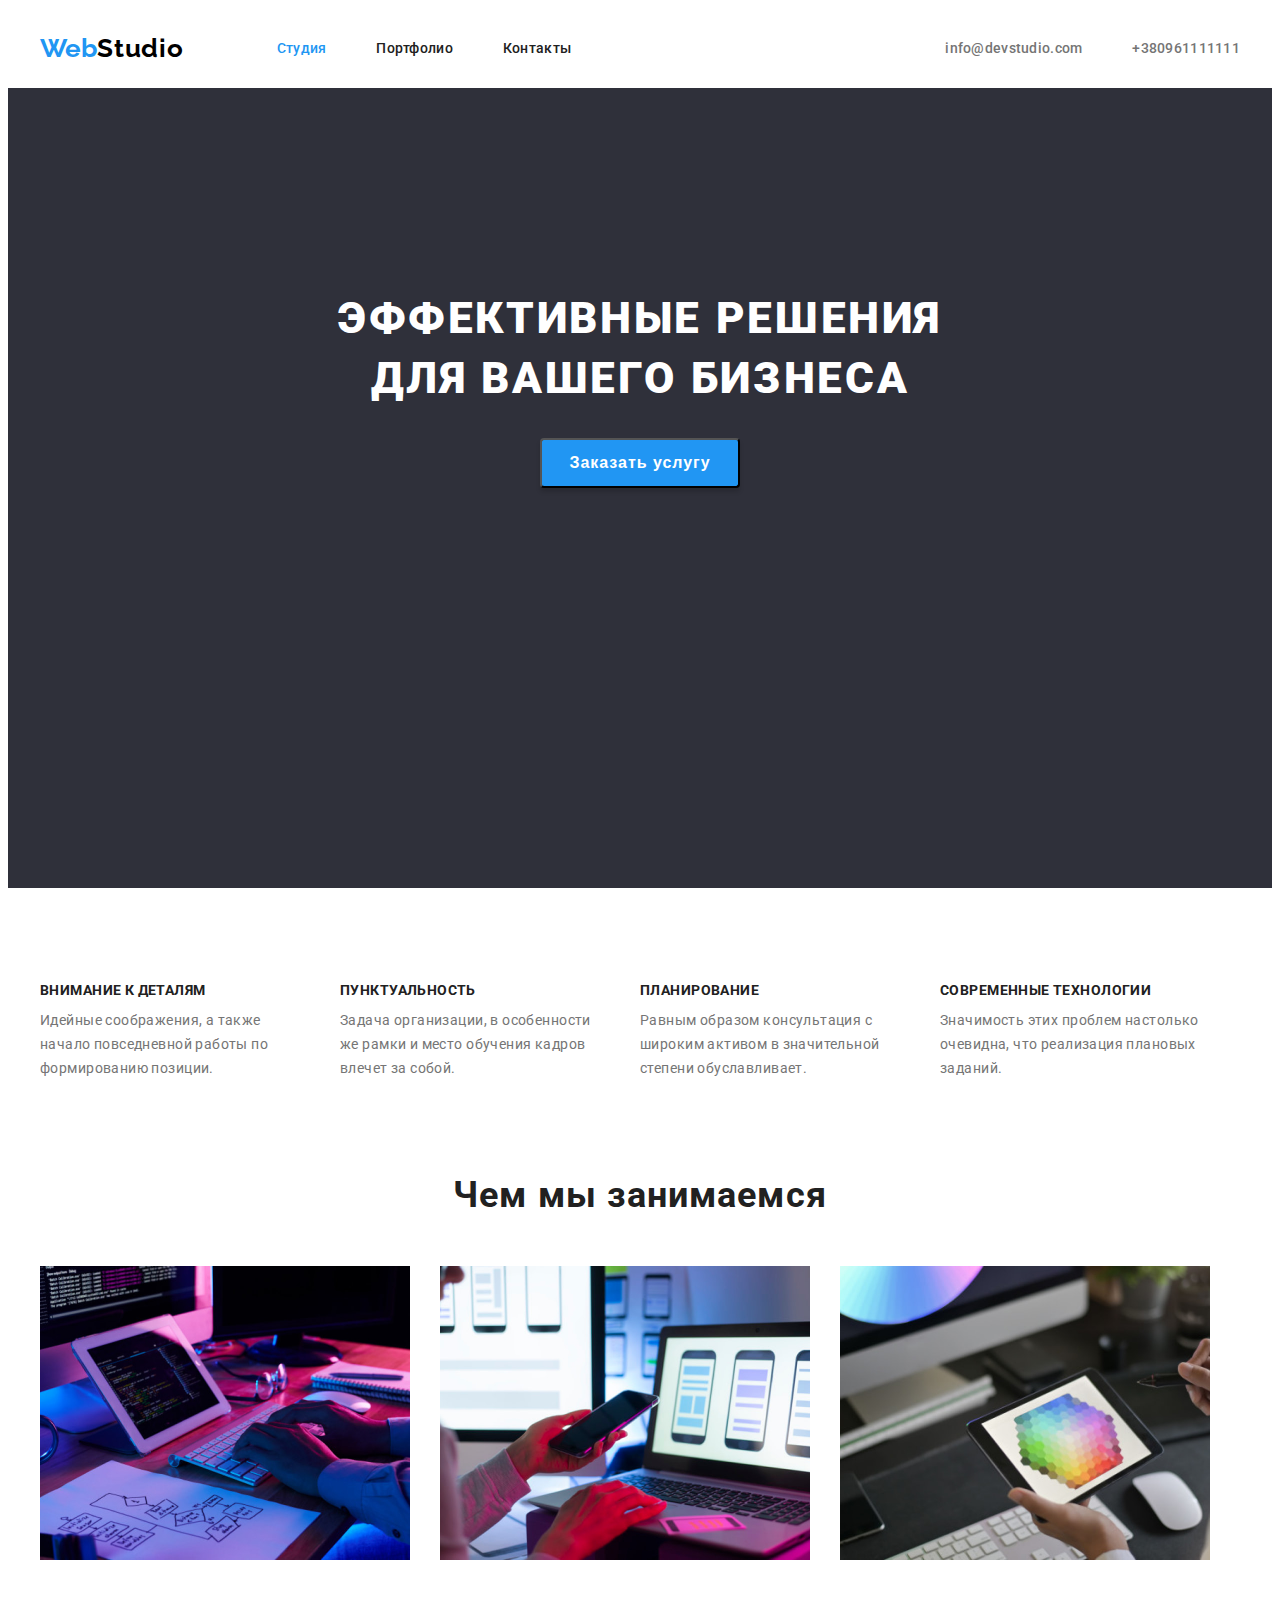
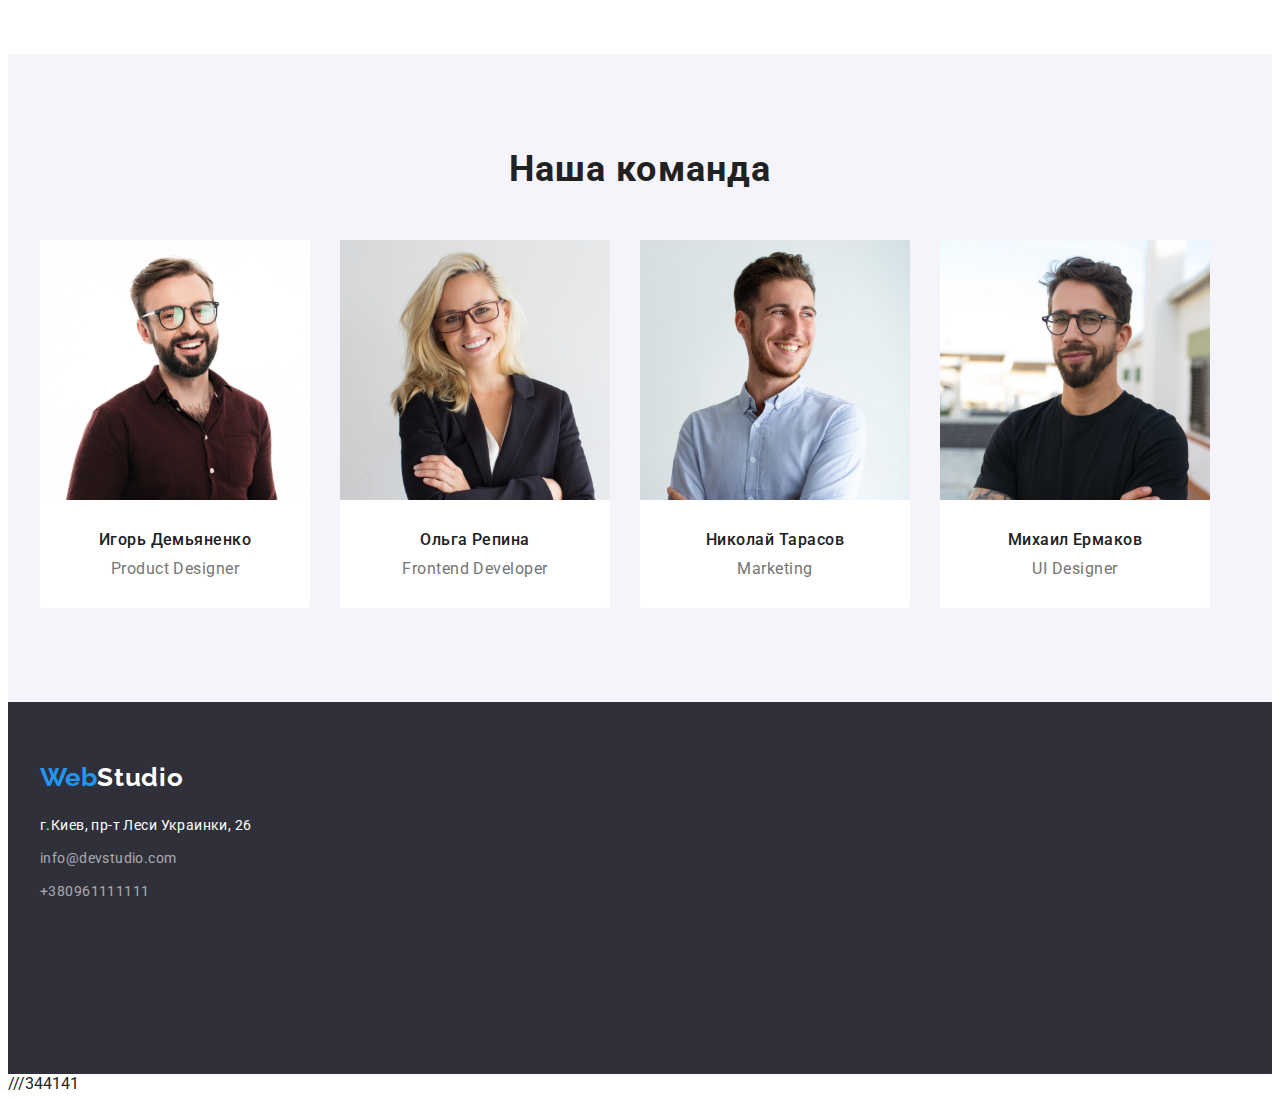
<file: index.html>
<!DOCTYPE html>
<html lang="ru">
  <head>
    <meta charset="UTF-8" />
    <meta http-equiv="X-UA-Compatible" content="IE=edge" />
    <meta name="viewport" content="width=device-width, initial-scale=1.0" />
    <title>Web Studio - главная</title>
    <!--modern-normilise-->
    <link
      rel="stylesheet"
      href="https://cdnjs.cloudflare.com/ajax/libs/modern-normalize/1.1.0/modern-normalize.min.css"
      integrity="sha512-wpPYUAdjBVSE4KJnH1VR1HeZfpl1ub8YT/NKx4PuQ5NmX2tKuGu6U/JRp5y+Y8XG2tV+wKQpNHVUX03MfMFn9Q=="
      crossorigin="anonymous"
      referrerpolicy="no-referrer"
    />
    <!--Font-->
    <link rel="preconnect" href="https://fonts.googleapis.com" />
    <link rel="preconnect" href="https://fonts.gstatic.com" crossorigin />
    <link
      href="https://fonts.googleapis.com/css2?family=Montserrat:wght@400;700&family=Roboto:wght@400;500;700;900&display=swap"
      rel="stylesheet"
    />
    <link rel="preconnect" href="https://fonts.googleapis.com" />
    <link rel="preconnect" href="https://fonts.gstatic.com" crossorigin />
    <link
      href="https://fonts.googleapis.com/css2?family=Montserrat:wght@400;700&family=Raleway:wght@700&family=Roboto:wght@400;500;700;900&display=swap"
      rel="stylesheet"
    />
    <!--Styles-->
    <link rel="stylesheet " href="./css/styles.css" />
  </head>

  <body>
    <!--Shapka-->
    <header>
      <div class="container header-container">
        <!--logo-->
        <a class="Logo link" href="index.html"
          ><span class="web">Web</span><span class="studio">Studio</span></a
        >
        <!--Меню-->
        <nav class="menu">
          <ul class="navigation">
            <li class="nav1 list-item">
              <a class="nav1 nav-current nav-start" href="./index.html"
                >Студия</a
              >
            </li>
            <li class="nav1 list-item">
              <a class="nav1" href="./portfolio.html">Портфолио</a>
            </li>
            <li class="nav1 list-item">
              <a class="nav1 nav-position">Контакты</a>
            </li>
          </ul>
        </nav>
        <!--contact-->
        <a class="contact contact-mail link" href="mailto:info@devstudio.com"
          >info@devstudio.com</a
        >
        <br />
        <a class="contact link" href="tel:+380961111111">+380961111111</a>
        
      </div>
    </header>
    <!--Main-->
    <main>
      <section class="main-window">
        <div class="container tittle-container">
          <h1 class="main-title">
            Эффективные решения <br />
            для вашего бизнеса
          </h1>
          <button type="button" class="button1">Заказать услугу</button>
        </div>
      </section>
      <!--Our props-->
      <section class="props-section">
        <div class="container props-container">
          <h2 class="visually-hidden">Особенности</h2>
          <ul class="qualities-list">
            <li class="list-item">
              <h3 class="secondH-item">Внимание к деталям</h3>
              <p class="qualities-item">
                Идейные соображения, а также начало повседневной работы по
                формированию позиции.
              </p>
            </li>
            <li class="list-item">
              <h3 class="secondH-item">Пунктуальность</h3>
              <p class="qualities-item">
                Задача организации, в особенности же рамки и место обучения
                кадров влечет за собой.
              </p>
            </li>
            <li class="list-item">
              <h3 class="secondH-item">Планирование</h3>
              <p class="qualities-item">
                Равным образом консультация с широким активом в значительной
                степени обуславливает.
              </p>
            </li>
            <li class="list-item">
              <h3 class="secondH-item">Современные технологии</h3>
              <p class="qualities-item">
                Значимость этих проблем настолько очевидна, что реализация
                плановых заданий.
              </p>
            </li>
          </ul>
        </div>
      </section>
      <!--images-->
      <section class="what-we-do-section">
        <div class="container what-we-do-container">
          <h2 class="headline-section">Чем мы занимаемся</h2>
          <ul class="images-container">
            <li class="list-item">
              <img
                src="images/studiopage/1.jpg"
                alt="ПК з клавиатурой"
                width="370"
                height="294"
              />
            </li>
            <li class="list-item">
              <img
                src="images/studiopage/2.jpg"
                alt="Пк и телефон"
                width="370"
                height="294"
              />
            </li>
            <li class="list-item">
              <img
                src="images/studiopage/3.jpg"
                alt="Планшет"
                width="370"
                height="294"
              />
            </li>
          </ul>
        </div>
      </section>
      <!--Team-->
      <section class="section-grey">
        <div class="container team-container">
          <h2 class="headline-section headline-team">Наша команда</h2>
          <ul class="team-photo-container">
            <li class="list-item">
              <img
                src="./images/studiopage/4.jpg"
                alt="Игорь Демьяненко"
                width="270"
                height="260"
              />
              <div class="team-wrapper">
                <h3 class="workername">Игорь Демьяненко</h3>
                <p class="position" lang="en">Product Designer</p>
              </div>
            </li>
            <li class="list-item">
              <img
                src="./images/studiopage/5.jpg"
                alt="Ольга Репина"
                width="270"
                height="260"
              />
              <div class="team-wrapper">
                <h3 class="workername">Ольга Репина</h3>
                <p class="position" lang="en">Frontend Developer</p>
              </div>
            </li>
            <li class="list-item">
              <img
                src="./images/studiopage/6.jpg"
                alt="Николай Тарасов"
                width="270"
                height="260"
              />
              <div class="team-wrapper">
                <h3 class="workername">Николай Тарасов</h3>
                <p class="position" lang="en">Marketing</p>
              </div>
            </li>
            <li class="list-item">
              <img
                src="./images/studiopage/7.jpg"
                alt="Михаил Ермаков"
                width="270"
                height="260"
              />
              <div class="team-wrapper">
                <h3 class="workername">Михаил Ермаков</h3>
                <p class="position" lang="en">UI Designer</p>
              </div>
            </li>
          </ul>
        </div>
      </section>
    </main>
    <footer class="footer1">
      <div class="container">
        <a class="Logo link" href="/"
          ><span class="web2">Web</span><span class="studio2">Studio</span></a
        >
        <address>
          <ul class="foot-list">
            <li class="list-item geo">
              <a
                class="link geo"
                href="https://goo.gl/maps/Ric9NXAK2YN1q6YY9"
                target="_blank"
                rel="noopener noreferrer nofollow"
                >г.Киев, пр-т Леси Украинки, 26</a
              >
            </li>
            <li class="list-item contact2-mail">
              <a class="link contact2-mail" href="mailto:info@devstudio.com"
                >info@devstudio.com</a
              >
            </li>
            <li class="list-item contact2-phone">
              <a class="link contact2-phone" href="tel:+380961111111"
                >+380961111111</a
              >
            </li>
          </ul>
        </address>
      </div>
    </footer>
  </body>
</html>
///344141
</file>
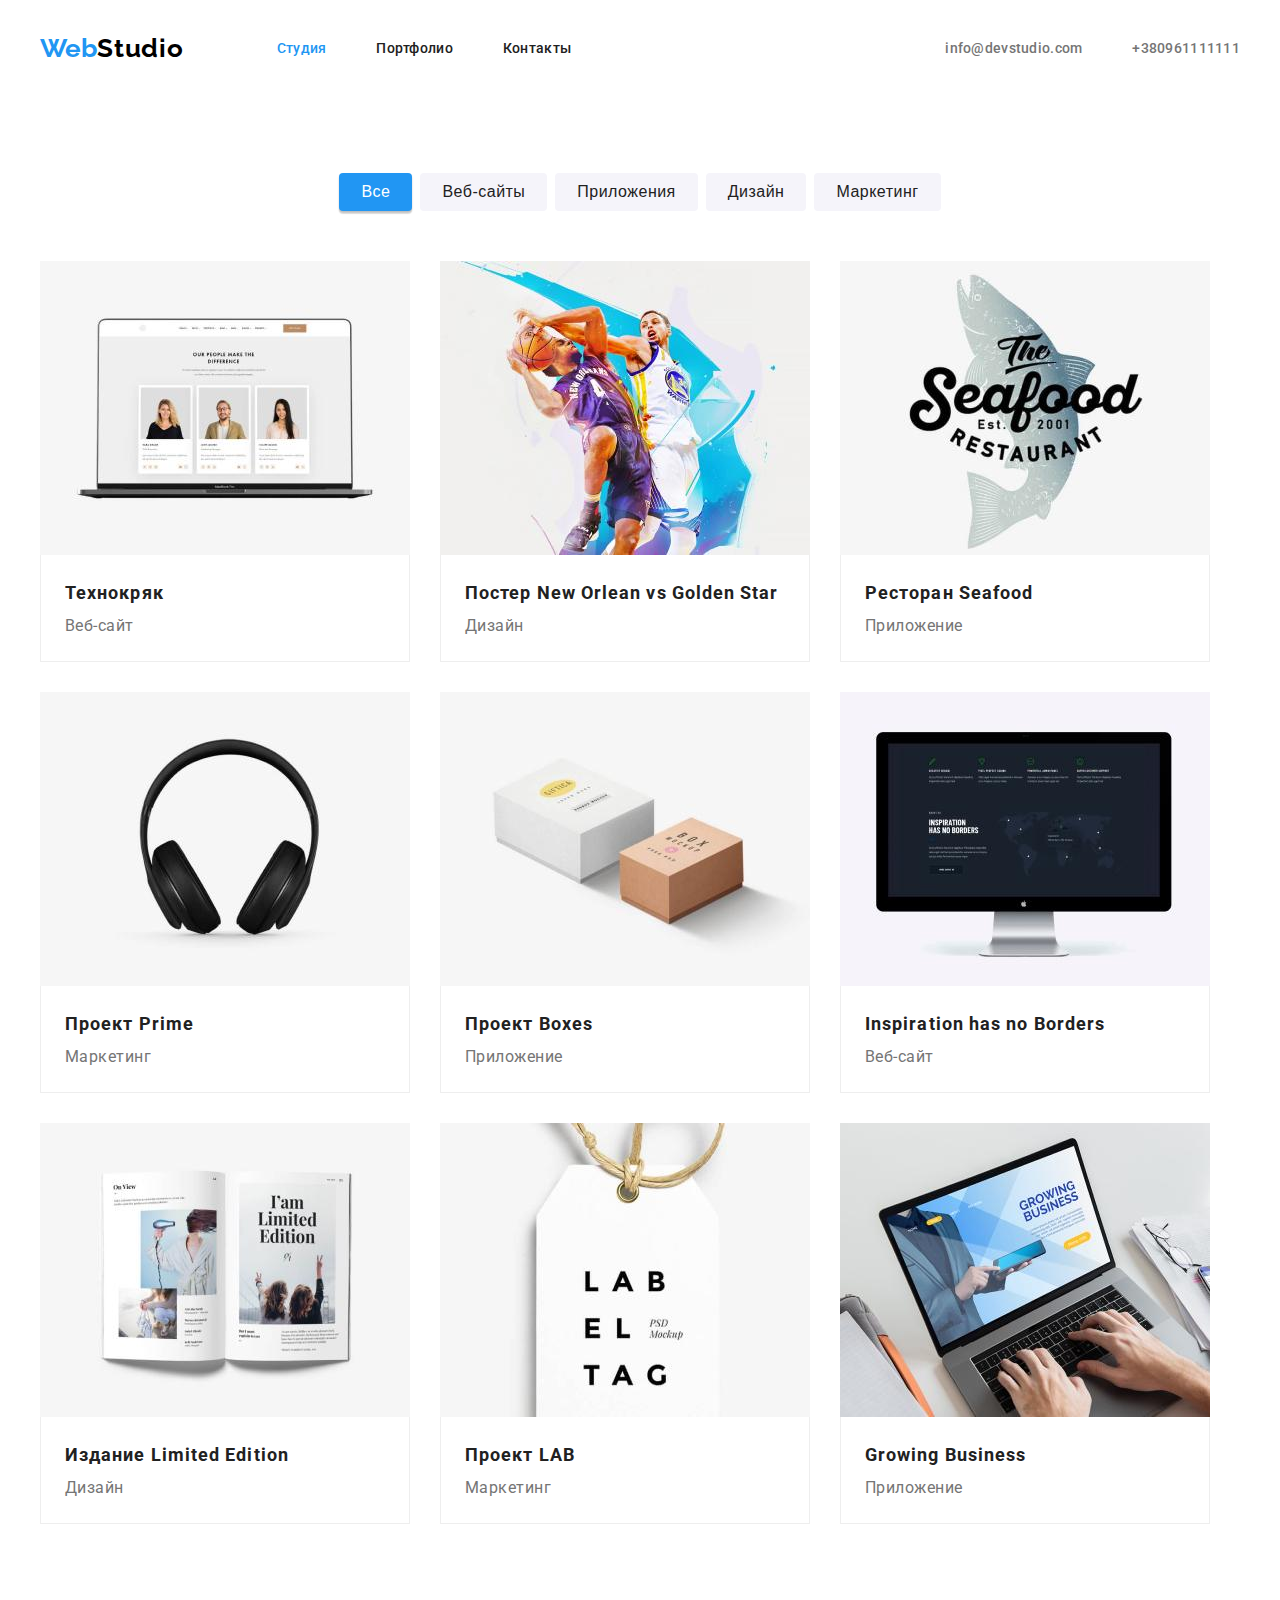
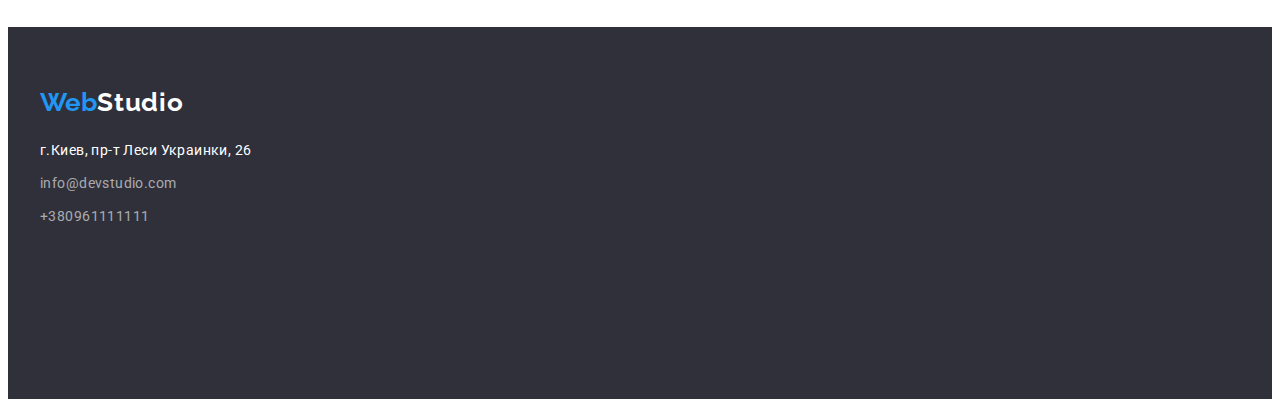
<file: portfolio.html>
<!DOCTYPE html>
<html lang="en">
  <head>
    <meta charset="UTF-8" />
    <meta http-equiv="X-UA-Compatible" content="IE=edge" />
    <meta name="viewport" content="width=device-width, initial-scale=1.0" />
    <title>WebStudio-Портфолио</title>
     <!--modern-normilise-->
     <link rel="stylesheet" href="https://cdnjs.cloudflare.com/ajax/libs/modern-normalize/1.1.0/modern-normalize.min.css" integrity="sha512-wpPYUAdjBVSE4KJnH1VR1HeZfpl1ub8YT/NKx4PuQ5NmX2tKuGu6U/JRp5y+Y8XG2tV+wKQpNHVUX03MfMFn9Q==" crossorigin="anonymous" referrerpolicy="no-referrer" />
    <!--Font-->
    <link rel="preconnect" href="https://fonts.googleapis.com" />
    <link rel="preconnect" href="https://fonts.gstatic.com" crossorigin />
    <link
      href="https://fonts.googleapis.com/css2?family=Montserrat:wght@400;700&family=Roboto:wght@400;500;700;900&display=swap"
      rel="stylesheet"
    />
    <link rel="preconnect" href="https://fonts.googleapis.com" />
    <link rel="preconnect" href="https://fonts.gstatic.com" crossorigin />
    <link
      href="https://fonts.googleapis.com/css2?family=Montserrat:wght@400;700&family=Raleway:wght@700&family=Roboto:wght@400;500;700;900&display=swap"
      rel="stylesheet"
    />
    <!--Styles-->
    <link rel="stylesheet" href="./css/styles.css" />
  </head>
  <body>
     <!--Shapka-->
     <header>
      <div class="container header-container">
        <!--logo-->
        <a class="Logo link" href="index.html"
          ><span class="web">Web</span><span class="studio">Studio</span></a
        >
        <!--Меню-->
        <nav class="menu">
          <ul class="navigation">
            <li class="nav1 list-item">
              <a class="nav1 nav-current nav-start" href="./index.html"
                >Студия</a
              >
            </li>
            <li class="nav1 list-item">
              <a class="nav1" href="./portfolio.html">Портфолио</a>
            </li>
            <li class="nav1 list-item">
              <a class="nav1 nav-position">Контакты</a>
            </li>
          </ul>
        </nav>
        <!--contact-->
        <a class="contact contact-mail link" href="mailto:info@devstudio.com"
          >info@devstudio.com</a
        >
        <br />
        <a class="contact link" href="tel:+380961111111">+380961111111</a>
        
      </div>
    </header>
    <!--Main-->
    <main>
      <!--Проекты-->
      <section class="project-section">
      <div class="container">
        <h1 hidden>Проекты</h1>
          <ul class="container-button">
            <li class="list-item">
              <button type="button" class="button2 button-current all-button">Все</button>
            </li>
            <li class="list-item">
              <button type="button" class="button2 web-site-button">Веб-сайты</button>
            </li>
            <li class="list-item">
              <button type="button" class="button2 app-button">Приложения</button>
            </li>
            <li class="list-item">
              <button type="button" class="button2 disign-button">Дизайн</button>
            </li>
            <li class="list-item">
              <button type="button" class="button2 market-button" >Маркетинг</button>
            </li>
          </ul>
        
        <!--Картинки -->
        <ul class="container-image" >
          <li class="list-item">
            <img
              src="./images/portfolio/imgTechnocrack.jpg"
              alt="Технокряк"
              width="370"
              height="294"
            />
            <div class="project-name-container">
            <h2 class="position-name">Технокряк</h2>
            <p class="position-type">Веб-сайт</p>
          </div>
          </li>
          <li class="list-item">
            <img
              src="./images/portfolio/imgGoldenStar.jpg"
              alt="Постер New Orlean vs Golden Star"
              width="370"
              height="294"
            />
            <div class="project-name-container">
            <h2 class="position-name">Постер New Orlean vs Golden Star</h2>
            <p class="position-type">Дизайн</p>
          </div>
          </li>
          <li class="list-item">
            <img
              src="./images/portfolio/imgSeafood.jpg"
              alt="Ресторан Seafood"
              width="370"
              height="294"
            />
            <div class="project-name-container">
            <h2 class="position-name">Ресторан Seafood</h2>
            <p class="position-type">Приложение</p>
          </div>
          </li>
          <li class="list-item">
            <img
              src="./images/portfolio/imgPrime.jpg"
              alt="Проект Prime"
              width="370"
              height="294"
            />
            <div class="project-name-container">
            <h2 class="position-name">Проект Prime</h2>
            <p class="position-type">Маркетинг</p>
          </div>
          </li>
          <li class="list-item">
            <img
              src="./images/portfolio/imgBoxes.jpg"
              alt="Проект Boxes"
              width="370"
              height="294"
            />
            <div class="project-name-container">
            <h2 class="position-name">Проект Boxes</h2>
            <p class="position-type">Приложение</p>
          </div>
          </li>
          <li class="list-item">
            <img
              src="./images/portfolio/imgNoBorders.jpg"
              alt="Inspiration has no Border"
              width="370"
              height="294"
            />
            <div class="project-name-container">
            <h2 class="position-name">Inspiration has no Borders</h2>
            <p class="position-type">Веб-сайт</p>
          </div>
          </li>
          <li class="list-item">
            <img
              src="./images/portfolio/imgLimEdition.jpg"
              alt="Издание Limited Edition"
              width="370"
              height="294"
            />
            <div class="project-name-container">
            <h2 class="position-name">Издание Limited Edition</h2>
            <p class="position-type">Дизайн</p>
          </div>
          </li>
          <li class="list-item">
            <img
              src="./images/portfolio/imgLab.jpg"
              alt="Проект LAB"
              width="370"
              height="294"
            />
            <div class="project-name-container">
            <h2 class="position-name">Проект LAB</h2>
            <p class="position-type">Маркетинг</p>
          </div>
          </li>
          <li class="list-item">
            <img
              src="./images/portfolio/imgGrowing.jpg"
              alt="Growing Business"
              width="370"
              height="294"
            />
            <div class="project-name-container">
            <h2 class="position-name">Growing Business</h2>
            <p class="position-type">Приложение</p>
          </div>
          </li>
        </ul>
      </div>
      </section>
    </main>
    <footer class="footer1">
      <div class="container">
        <a class="Logo link" href="/"
          ><span class="web2">Web</span><span class="studio2">Studio</span></a
        >
        <address>
          <ul class="foot-list">
            <li class="list-item geo">
              <a
                class="link geo"
                href="https://goo.gl/maps/Ric9NXAK2YN1q6YY9"
                target="_blank"
                rel="noopener noreferrer nofollow"
                >г.Киев, пр-т Леси Украинки, 26</a
              >
            </li>
            <li class="list-item contact2-mail">
              <a class="link contact2-mail" href="mailto:info@devstudio.com"
                >info@devstudio.com</a
              >
            </li>
            <li class="list-item contact2-phone">
              <a class="link contact2-phone" href="tel:+380961111111"
                >+380961111111</a
              >
            </li>
          </ul>
        </address>
      </div>
    </footer>
  </body>
</html>
</file>
<file: css/styles.css>
:root {
  /* font*/
  --main-font: 'Roboto', sans-serif;
  --second-font: 'Raleway', sans-serif;
  /* text color*/
  --main-txt-color: #212121;
  /* bg color*/
  --blue-bg-color: #2f303a;
  --grey-bg-color: #f5f4fa;

  /* others*/
  --active-button-color: #2196f3;
}


.button2,
.button1,
.nav1 {
  cursor: pointer;
}

/*reset styles*/
h1,
h2,
h3,
h4,
h5,
h6,
p,
span {
  margin: 0;
  padding: 0;
}

.link {
  text-decoration: none;
}

.list-item {
  list-style: none;
  padding: 0;
  margin: 0;
}

/*base styles/*/
.visually-hidden {
  position: absolute;
  width: 1px;
  height: 1px;
  margin: -1px;
  border: 0;
  padding: 0;
  
  white-space: nowrap;
  clip-path: inset(100%);
  clip: rect(0 0 0 0);
  overflow: hidden;
}
img {
  display: block;
}

.container {
  width: 1200px;
  margin-left: auto;
  margin-right: auto;
  padding-left: 15px;
  padding-right: 15px;
}

body {
  font-family: var(--main-font);
  color: var(--main-txt-color);
}

/**Header*/
.header-container {
  display: flex;
  align-items: center;
  margin-left: auto;
}

.web {
  font-family: var(--second-font);
  font-style: normal;
  font-weight: 700;
  font-size: 26px;
  line-height: 31px;
  color: #2196f3;
}

.studio {
  font-family: var(--second-font);
  font-style: normal;
  font-weight: 700;
  font-size: 26px;
  line-height: 31px;
  letter-spacing: 0.03em;
  color: #000000;
  margin-right: 93px;
}

.navigation {
  display: flex;
  gap: 50px;
  padding: 0;
  margin: 0;
}

.nav-start {
  margin: 0;
}

.nav1 {
  font-weight: 500;
  font-size: 14px;
  line-height: 16px;
  letter-spacing: 0.02em;
  padding-top: 32px;
  padding-bottom: 32px;
  color: #212121;
}

a {
  text-decoration: none;
}

.contact-mail {
  margin-left: auto;
  margin-right: 50px;
  padding-top: 32px;
  padding-bottom: 32px;
}

.contact {
  font-style: normal;
  font-style: normal;
  font-weight: 500;
  font-size: 14px;
  line-height: calc(16 / 14);
  letter-spacing: 0.02em;
  color: #757575;
  padding-top: 32px;
  padding-bottom: 32px;
}

.contact:hover {
  color: var(--active-button-color);
}

.contact:focus {
  color: var(--active-button-color);
}

.nav1:hover {
  color: var(--active-button-color);
}

.nav1:focus {
  color: var(--active-button-color);
}

.nav-current {
  color: var(--active-button-color);
}

.nav-current2 {
  color: var(--active-button-color);
}

/**MAIN 1 */
.tittle-container {
  text-align: center;
  min-height: 600px;
  
}

.main-window {
  padding-top: 200px;
  background: #2f303a;
  min-height: 600px;
  max-height: 600px;
}

.main-title {
  font-style: normal;
  font-weight: 900;
  font-size: 44px;
  line-height: calc(60/44);
  letter-spacing: 0.06em;
  text-transform: uppercase;
  color: #ffffff;



}

.button1 {
  background: #2196f3;
  font-style: normal;
  font-weight: 700;
  font-size: 16px;
  line-height: calc(30/16);
  letter-spacing: 0.06em;
  border-radius: 4px;
  color: #ffffff;
  box-shadow: 0px 4px 4px rgba(0, 0, 0, 0.15);
  margin-top: 30px;
  margin-bottom: 200px;
  min-width: 200px;
  min-height: 50px;
  max-height: 50px;
  max-width: 200px;
  max-width: 60px;
  border-radius: 4px;
  padding: 10px, 32px;
}

.button1:hover {
  background: #188ce8;
}

.button1:focus {
  color: white;
}

/**Section props*/
.props-section{padding-top: 94px;}
.props-container {
  display: flex;
  margin-top: 0;
}

.qualities-list {
  display: flex;
  gap: 30px;
  margin: 0;
  padding: 0;
}

.secondH-item {
  font-weight: 700;
  font-size: 14px;
  line-height: calc(16/14);
  letter-spacing: 0.03em;
  text-transform: uppercase;
  color: #212121;
  margin-bottom: 10px;
}

.qualities-item {
  font-size: 14px;
  line-height: calc(24/14);
  letter-spacing: 0.03em;
  color: #757575;
  max-width: 270px;
}

.headline-section {
  font-weight: 700;
  font-size: 36px;
  line-height: calc(42/36);
  text-align: center;
  letter-spacing: 0.03em;
  margin-bottom: 50px;
}

.images-container {
  display: flex;
  gap: 30px;
  margin: 0;
  padding: 0;
}
.what-we-do-section{padding-top: 94px; padding-bottom: 94px;}

  
  


/*Team*/

.workername {
  font-weight: 500;
  font-size: 16px;
  line-height: calc(19/16);
  text-align: center;
  letter-spacing: 0.03em;
  color: #212121;
  margin-bottom: 10px;
}

.position {
  font-size: 16px;
  line-height: calc(19 / 16);
  text-align: center;
  letter-spacing: 0.03em;
  color: #757575;
}

/**FOOTER**/
footer {
  padding-top: 60px;
  background-color: #2f303a;
  min-height: 252px;
  padding-bottom: 60px;
}

.foot-list {
  padding: 0;
  margin-bottom: 0;
  margin-top: 20px;
}





/**Logo**/
.web2 {
  font-family: var(--second-font);
  font-style: normal;
  font-weight: 700;
  font-size: 26px;
  line-height: calc(31 / 26);
  color: #2196f3;
}

.studio2 {
  font-family: var(--second-font);
  font-style: normal;
  font-weight: 700;
  font-size: 26px;
  line-height: calc(31 / 26);
  letter-spacing: 0.03em;
  color: white;
}

.section-grey {
  
  padding-top: 94px;
  padding-bottom: 94px;
  background-color: #f5f4fa;
}

.team-photo-container {
  display: flex;
  gap: 30px;
  margin: 0;
  padding: 0;
}

.team-wrapper {
  padding-top: 30px;
  padding-bottom: 30px;
  background-color: white;
  border-bottom: 2px;
  border-left: 2px;
  border-right: 2px;
  border-color: gray;
  border-radius: 0px 0px 4px 4px;
}

/**Contact**/
.geo {
  font-style: normal;
  font-size: 14px;
  line-height: calc(24 / 14);
  letter-spacing: 0.03em;
  color: #ffffff;
  margin-top: 20px;
}

.contact2-mail {
  font-style: normal;
  font-size: 14px;
  line-height: calc(24/14);
  letter-spacing: 0.03em;
  color: rgba(255, 255, 255, 0.6);
  margin-top: 9px;

}
.contact2-phone {
  font-style: normal;
  font-size: 14px;
  line-height: calc(24/14);
  letter-spacing: 0.03em;
  color: rgba(255, 255, 255, 0.6);
  margin-top: 9px;

}

.contact2:hover {
  color: var(--active-button-color);
}

.contact2:focus {
  color: var(--active-button-color);
}

/*Portfolio*/
.project-section{padding-top: 85px; padding-bottom: 103px;}
.container-button {
  display: flex;
  gap: 8px;
  justify-content: center;
  margin: 0;
  padding-left: 0;
  
}

.button2 {
  font-style: normal;
  font-style: normal;
  font-weight: 500;
  font-size: 16px;
  line-height: calc(26/16);
  text-align: center;
  letter-spacing: 0.03em;
  color: #212121;
  background: #F5F4FA;
  background: #F5F4FA;
  border-radius: 4px;
  border: transparent;
  cursor: pointer;
  min-width: 73px;
  max-width: 145px;
  min-height: 38px;
  max-height: 38px;
  padding-top: 6px;
  padding-right: 22px;
  padding-left: 22px;
  padding-bottom: 6px;

}

.container-image {
  display: flex;
  gap: 30px;
  flex-wrap: wrap;
  padding-left: 0;
  margin-top: 50px;
  margin-bottom: 0;
}

.project-name-container {
  padding-top: 20px;
  padding-bottom: 20px;
  padding-left: 24px;
  padding-right: 24px;
  border-top: transparent;
  background-color: white;
  border-bottom: 1px solid #EEEEEE;
  border-right: 1px solid #EEEEEE;
  border-left:1px solid #EEEEEE; ;
}

.button2:hover {
  background: #2196f3;
  box-shadow: 0px 3px 1px rgba(0, 0, 0, 0.1), 0px 1px 2px rgba(0, 0, 0, 0.08),
    0px 2px 2px rgba(0, 0, 0, 0.12);
  border-radius: 4px;
  color: #ffffff;
}

.button2:focus {
  background: #2196f3;
  box-shadow: 0px 3px 1px rgba(0, 0, 0, 0.1), 0px 1px 2px rgba(0, 0, 0, 0.08),
    0px 2px 2px rgba(0, 0, 0, 0.12);
  border-radius: 4px;
  color: #ffffff;
}

.button-current {
  background: #2196f3;
  box-shadow: 0px 3px 1px rgba(0, 0, 0, 0.1), 0px 1px 2px rgba(0, 0, 0, 0.08),
    0px 2px 2px rgba(0, 0, 0, 0.12);
  border-radius: 4px;
  color: #ffffff;
}



.position-name {
  font-weight: 700;
  font-size: 18px;
  line-height: calc(36/18);
  letter-spacing: 0.06em;
  color: #212121;
}

.position-type {
  font-style: normal;
  font-size: 16px;
  line-height: calc(30/16);
  letter-spacing: 0.03em;
  color: #757575;
}

/*End
</file>
